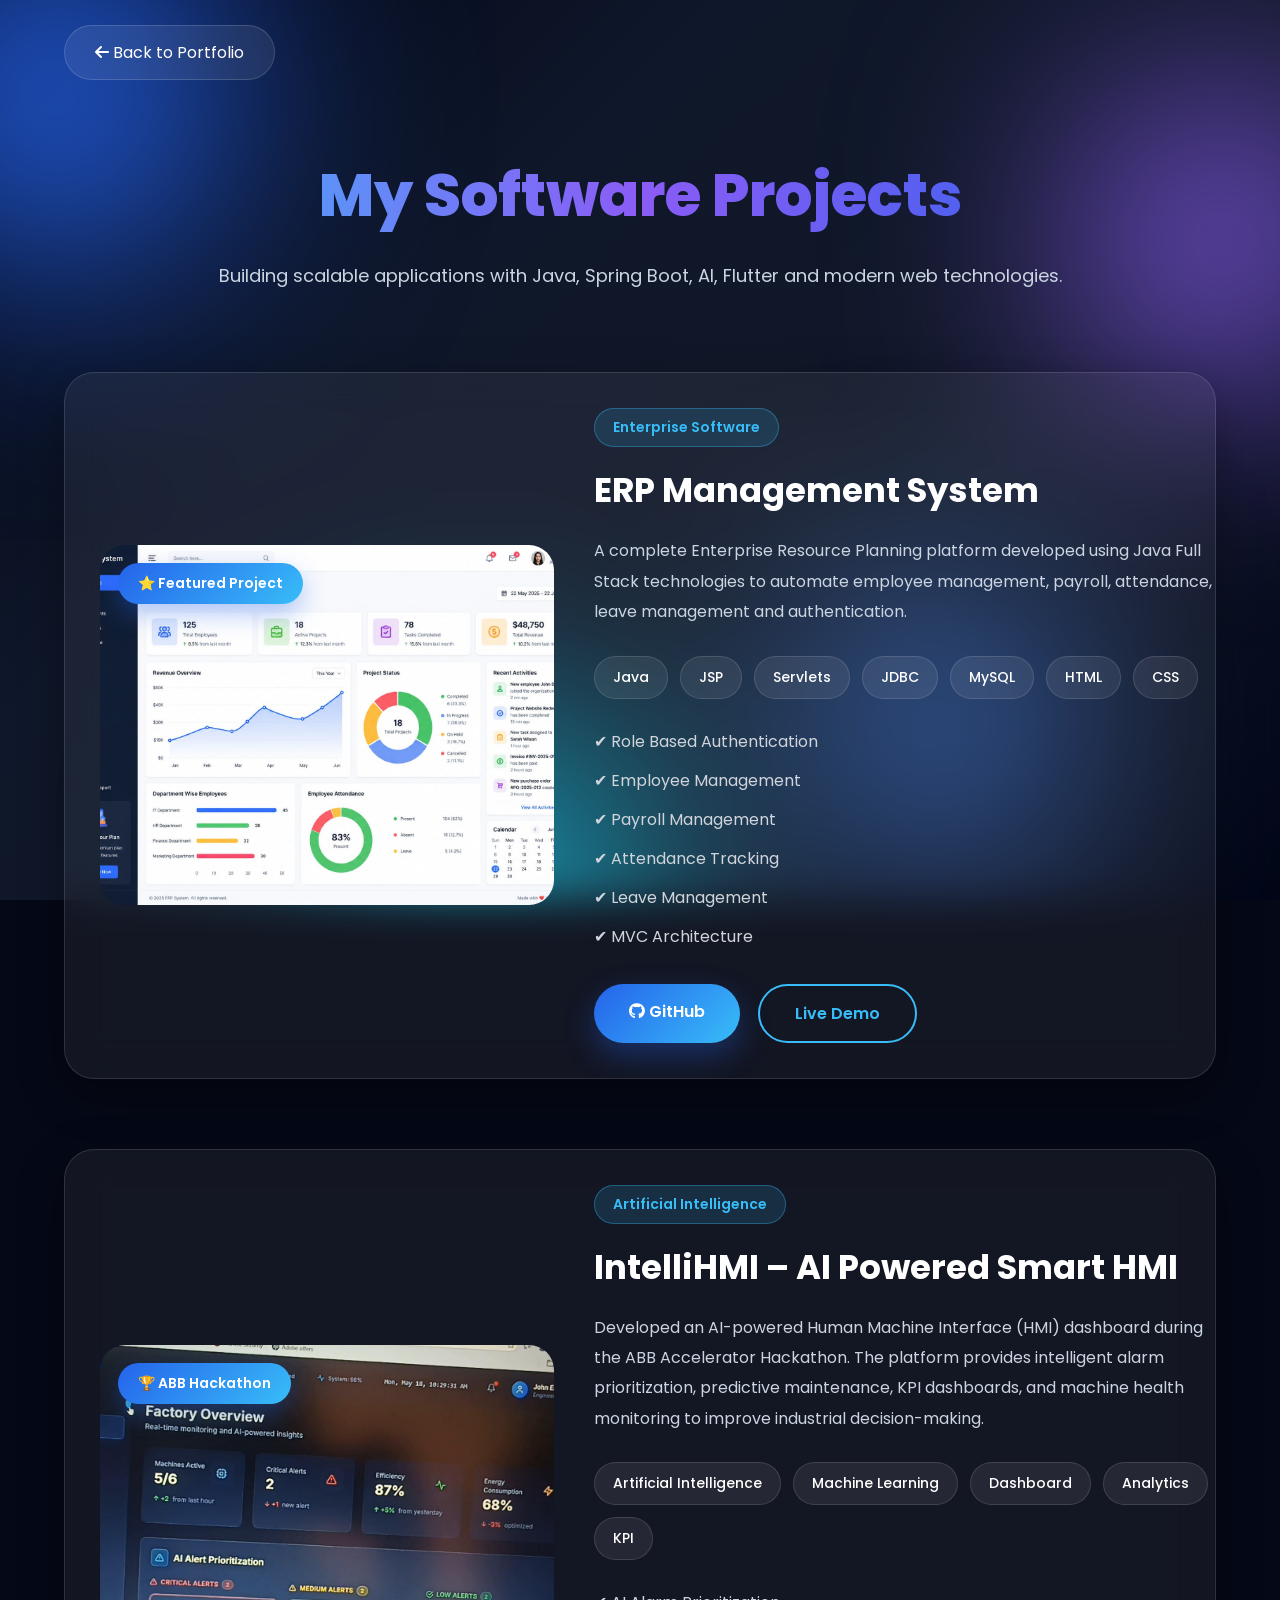
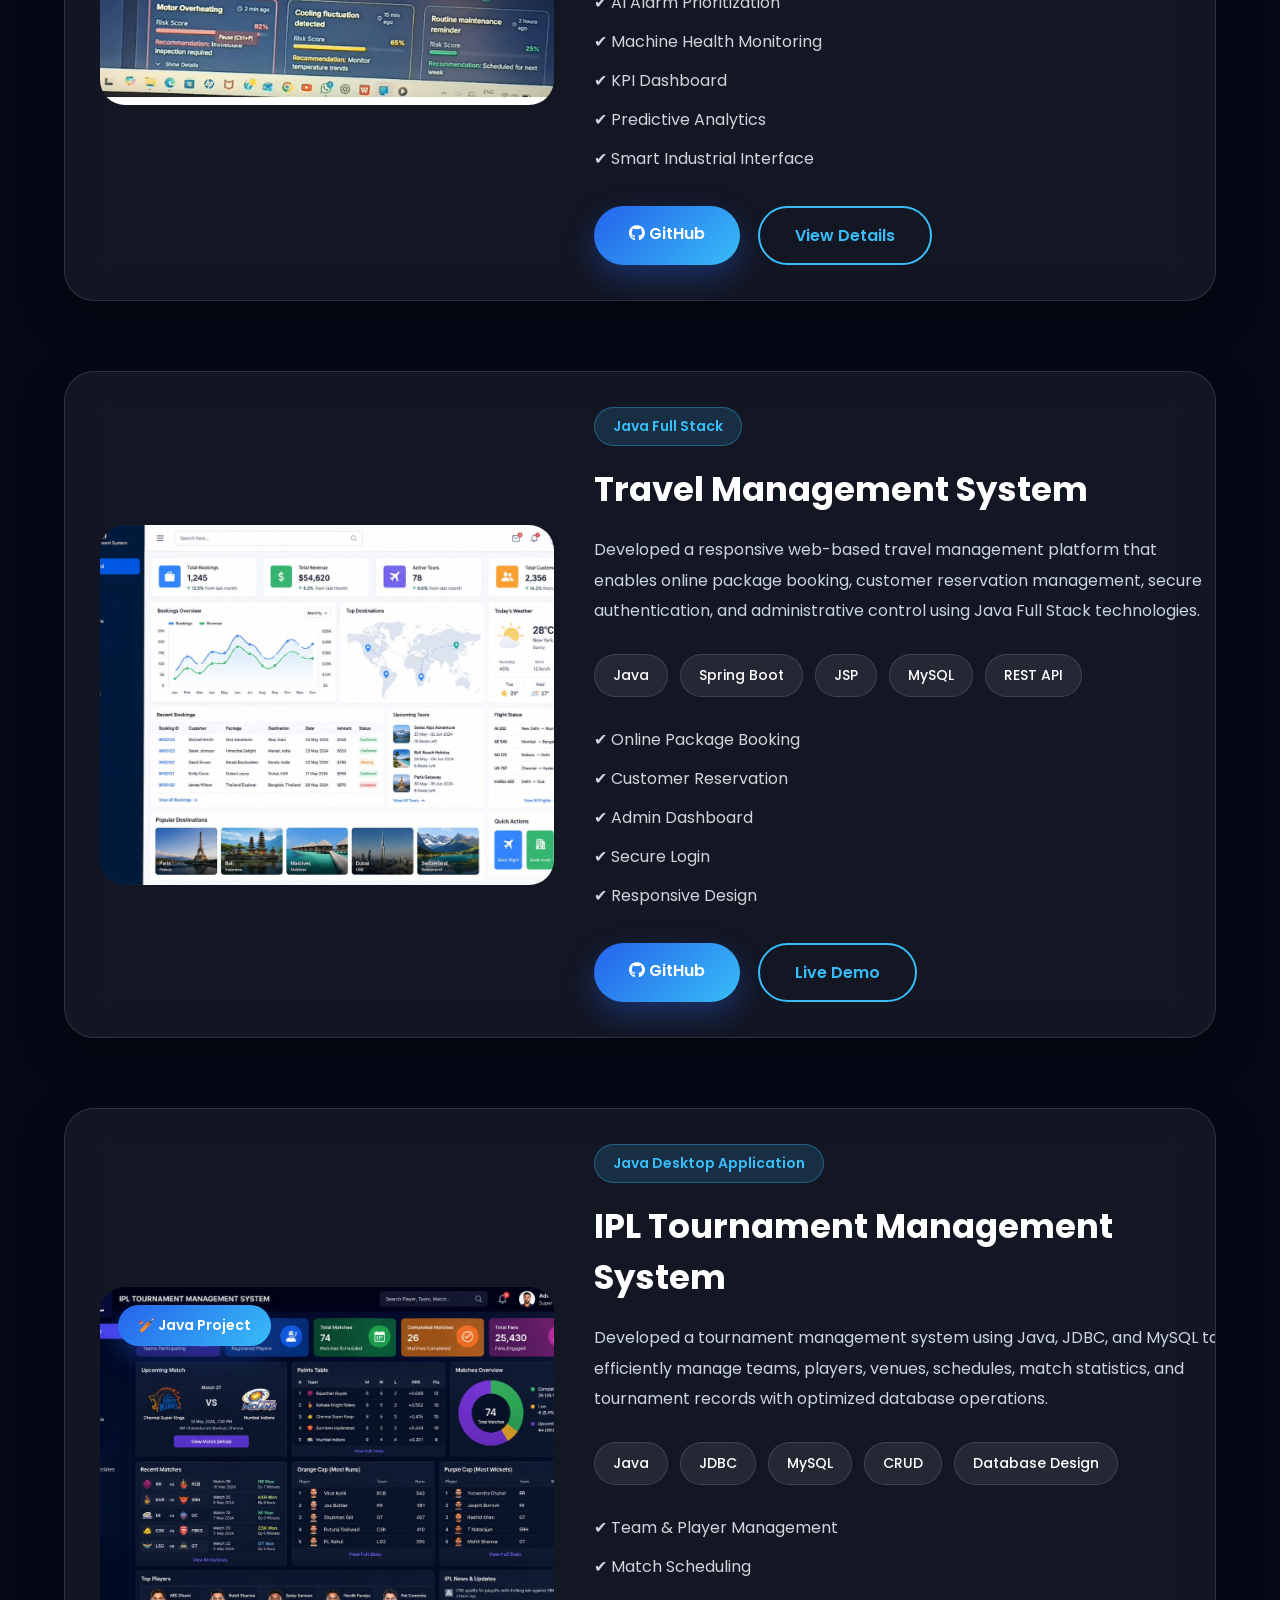
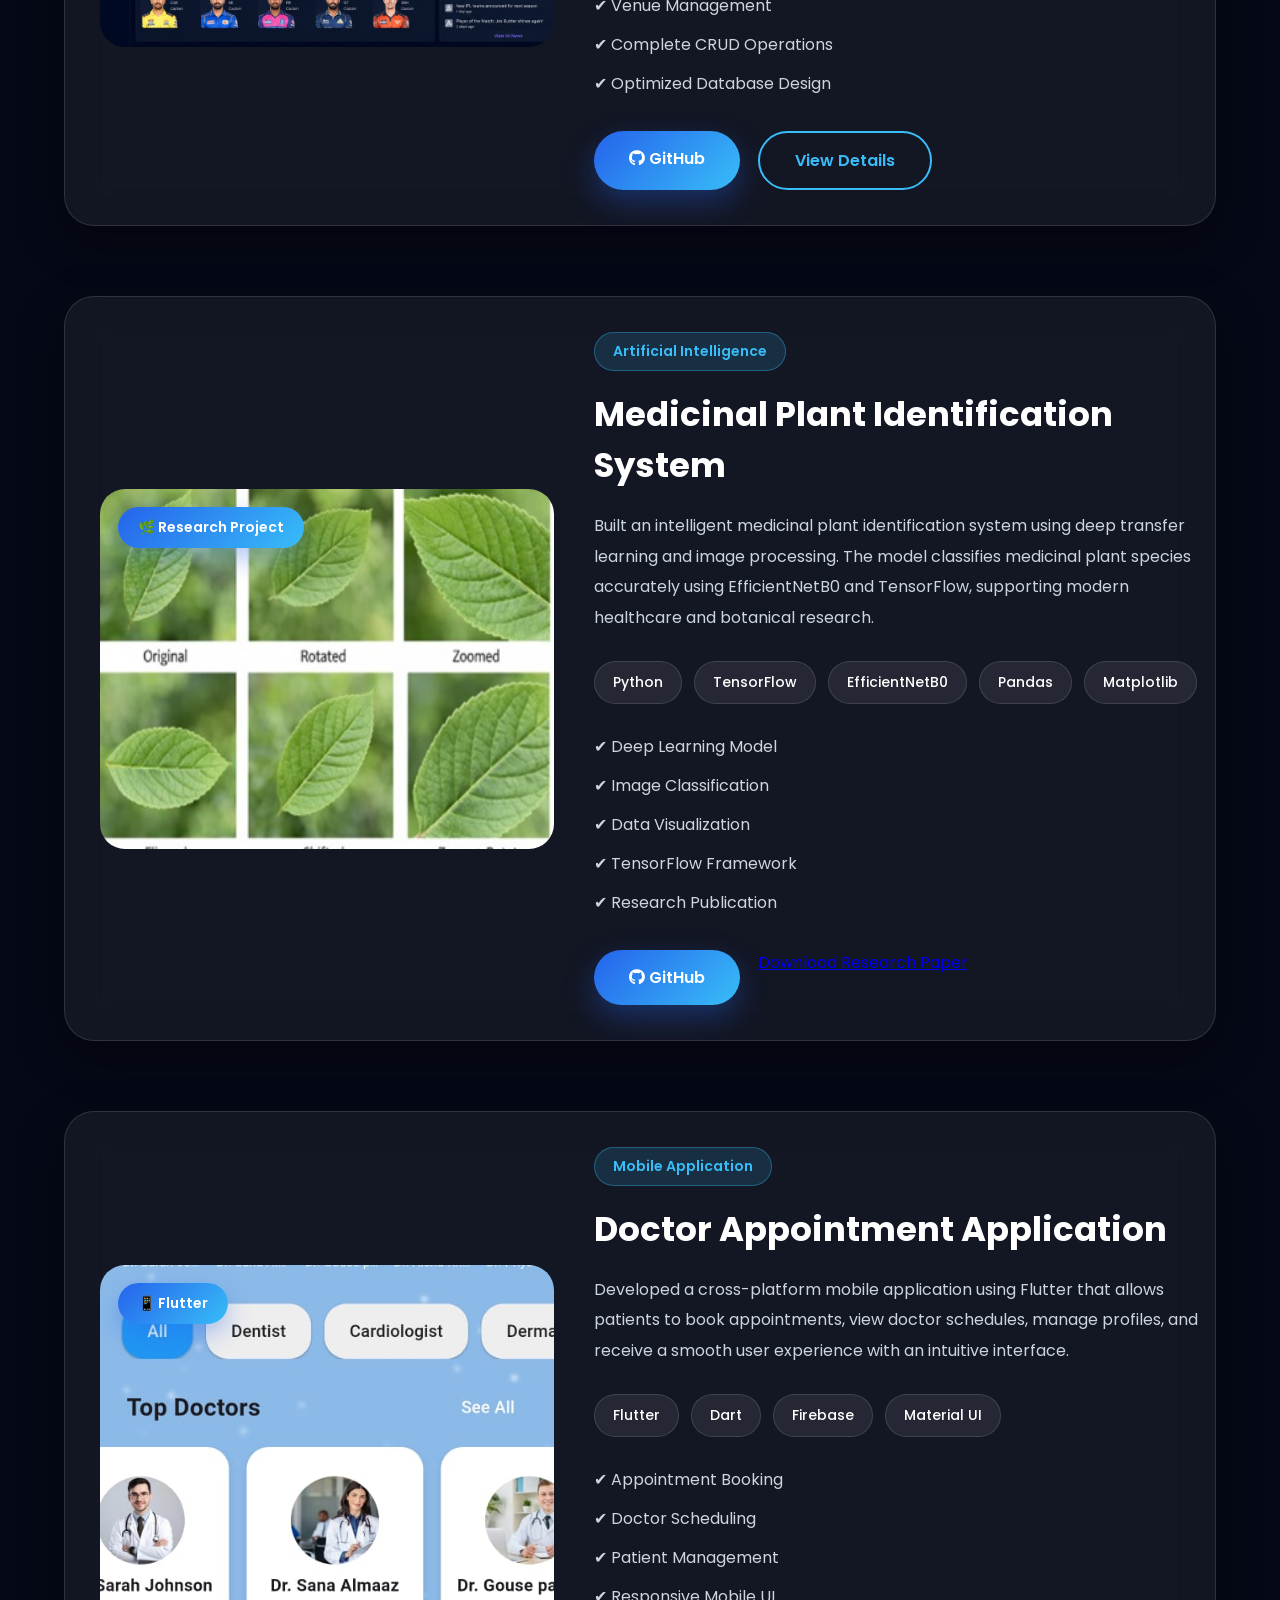
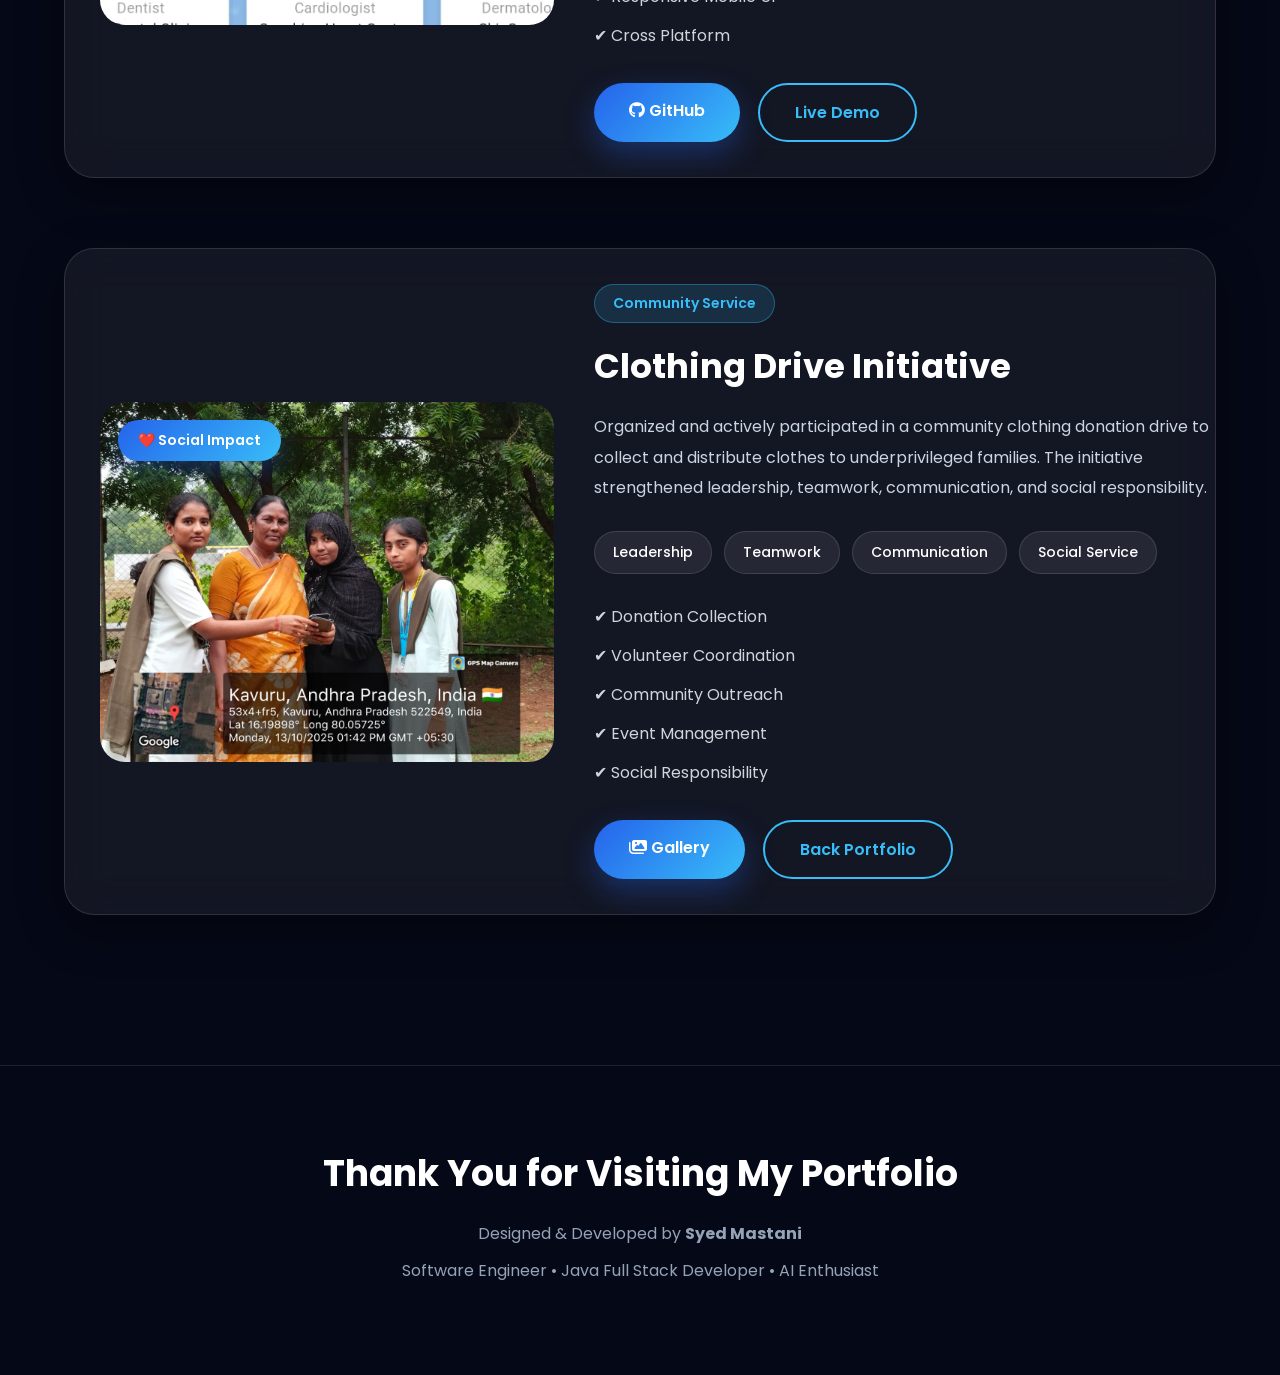
<file: src/main/resources/static/projects.html>
<!DOCTYPE html>
<html lang="en">

<head>

<meta charset="UTF-8">

<meta name="viewport"
content="width=device-width, initial-scale=1.0">

<title>

All Projects | Syed Mastani

</title>

<link rel="preconnect"
href="https://fonts.googleapis.com">

<link rel="preconnect"
href="https://fonts.gstatic.com"
crossorigin>

<link href="https://fonts.googleapis.com/css2?family=Poppins:wght@300;400;500;600;700;800&display=swap"
rel="stylesheet">

<link rel="stylesheet"
href="https://cdnjs.cloudflare.com/ajax/libs/font-awesome/6.7.2/css/all.min.css">

<link rel="stylesheet" href="assets/css/projects.css">

</head>

<body>

<div class="background">

<span></span>

<span></span>

<span></span>

<span></span>

</div>

<header>

<nav>

<a href="index.html"
class="back-btn">

<i class="fa-solid fa-arrow-left"></i>

Back to Portfolio

</a>

</nav>

</header>

<section class="projects-page">

<div class="page-title">

<h1>

My Software Projects

</h1>

<p>

Building scalable applications with Java, Spring Boot, AI, Flutter and modern web technologies.

</p>

</div>
<!--==================================================
                ERP PROJECT
===================================================-->

<div class="project-card featured">

    <div class="project-image">

        <img src="assets/images/projects/erp.png"
             alt="ERP Management System">

        <span class="featured-tag">

            ⭐ Featured Project

        </span>

    </div>

    <div class="project-content">

        <div class="project-category">

            Enterprise Software

        </div>

        <h2>

            ERP Management System

        </h2>

        <p>

            A complete Enterprise Resource Planning platform developed using
            Java Full Stack technologies to automate employee management,
            payroll, attendance, leave management and authentication.

        </p>

        <div class="technology">

            <span>Java</span>

            <span>JSP</span>

            <span>Servlets</span>

            <span>JDBC</span>

            <span>MySQL</span>

            <span>HTML</span>

            <span>CSS</span>

        </div>

        <ul>

            <li>✔ Role Based Authentication</li>

            <li>✔ Employee Management</li>

            <li>✔ Payroll Management</li>

            <li>✔ Attendance Tracking</li>

            <li>✔ Leave Management</li>

            <li>✔ MVC Architecture</li>

        </ul>

        <div class="project-buttons">

            <a href="https://github.com/mastanisyed/ERP_Management_System.git"
               target="_blank"
               class="github-btn">

                <i class="fab fa-github"></i>

                GitHub

            </a>

            <a href="#"
               class="demo-btn">

                Live Demo

            </a>

        </div>

    </div>

</div>
<!--==================================================
                INTELLIHMI PROJECT
===================================================-->

<div class="project-card">

    <div class="project-image">

        <img src="assets/images/projects/intellihmi.png"
             alt="IntelliHMI">

        <span class="featured-tag">

            🏆 ABB Hackathon

        </span>

    </div>

    <div class="project-content">

        <div class="project-category">

            Artificial Intelligence

        </div>

        <h2>

            IntelliHMI – AI Powered Smart HMI

        </h2>

        <p>

            Developed an AI-powered Human Machine Interface (HMI) dashboard
            during the ABB Accelerator Hackathon. The platform provides
            intelligent alarm prioritization, predictive maintenance,
            KPI dashboards, and machine health monitoring to improve
            industrial decision-making.

        </p>

        <div class="technology">

            <span>Artificial Intelligence</span>

            <span>Machine Learning</span>

            <span>Dashboard</span>

            <span>Analytics</span>

            <span>KPI</span>

        </div>

        <ul>

            <li>✔ AI Alarm Prioritization</li>

            <li>✔ Machine Health Monitoring</li>

            <li>✔ KPI Dashboard</li>

            <li>✔ Predictive Analytics</li>

            <li>✔ Smart Industrial Interface</li>

        </ul>

        <div class="project-buttons">

            <a href="#"
               class="github-btn">

                <i class="fab fa-github"></i>

                GitHub

            </a>

            <a href="#"
               class="demo-btn">

                View Details

            </a>

        </div>

    </div>

</div>

<!--==================================================
            TRAVEL MANAGEMENT SYSTEM
===================================================-->

<div class="project-card">

    <div class="project-image">

        <img src="assets/images/projects/travel.png"
             alt="Travel Management System">

    </div>

    <div class="project-content">

        <div class="project-category">

            Java Full Stack

        </div>

        <h2>

            Travel Management System

        </h2>

        <p>

            Developed a responsive web-based travel management platform
            that enables online package booking, customer reservation
            management, secure authentication, and administrative control
            using Java Full Stack technologies.

        </p>

        <div class="technology">

            <span>Java</span>

            <span>Spring Boot</span>

            <span>JSP</span>

            <span>MySQL</span>

            <span>REST API</span>

        </div>

        <ul>

            <li>✔ Online Package Booking</li>

            <li>✔ Customer Reservation</li>

            <li>✔ Admin Dashboard</li>

            <li>✔ Secure Login</li>

            <li>✔ Responsive Design</li>

        </ul>

        <div class="project-buttons">

            <a href="https://github.com/mastanisyed/Travel_Management_System.git"
               class="github-btn">

                <i class="fab fa-github"></i>

                GitHub

            </a>

            <a href="#"
               class="demo-btn">

                Live Demo

            </a>

        </div>

    </div>

</div>
<!--==================================================
            IPL TOURNAMENT MANAGEMENT SYSTEM
===================================================-->

<div class="project-card">

    <div class="project-image">

        <img src="assets/images/projects/ipl.png"
             alt="IPL Tournament Management System">

        <span class="featured-tag">

            🏏 Java Project

        </span>

    </div>

    <div class="project-content">

        <div class="project-category">

            Java Desktop Application

        </div>

        <h2>

            IPL Tournament Management System

        </h2>

        <p>

            Developed a tournament management system using Java, JDBC, and
            MySQL to efficiently manage teams, players, venues, schedules,
            match statistics, and tournament records with optimized database
            operations.

        </p>

        <div class="technology">

            <span>Java</span>

            <span>JDBC</span>

            <span>MySQL</span>

            <span>CRUD</span>

            <span>Database Design</span>

        </div>

        <ul>

            <li>✔ Team & Player Management</li>

            <li>✔ Match Scheduling</li>

            <li>✔ Venue Management</li>

            <li>✔ Complete CRUD Operations</li>

            <li>✔ Optimized Database Design</li>

        </ul>

        <div class="project-buttons">

            <a href="https://github.com/mastanisyed/IPL_Tournament_System.git"
               class="github-btn">

                <i class="fab fa-github"></i>

                GitHub

            </a>

            <a href="#"
               class="demo-btn">

                View Details

            </a>

        </div>

    </div>

</div>

<!--==================================================
        MEDICINAL PLANT IDENTIFICATION SYSTEM
===================================================-->

<div class="project-card">

    <div class="project-image">

        <img src="assets/images/projects/medicinal.png"
             alt="Medicinal Plant Identification">

        <span class="featured-tag">

            🌿 Research Project

        </span>

    </div>

    <div class="project-content">

        <div class="project-category">

            Artificial Intelligence

        </div>

        <h2>

            Medicinal Plant Identification System

        </h2>

        <p>

            Built an intelligent medicinal plant identification system using
            deep transfer learning and image processing. The model classifies
            medicinal plant species accurately using EfficientNetB0 and
            TensorFlow, supporting modern healthcare and botanical research.

        </p>

        <div class="technology">

            <span>Python</span>

            <span>TensorFlow</span>

            <span>EfficientNetB0</span>

            <span>Pandas</span>

            <span>Matplotlib</span>

        </div>

        <ul>

            <li>✔ Deep Learning Model</li>

            <li>✔ Image Classification</li>

            <li>✔ Data Visualization</li>

            <li>✔ TensorFlow Framework</li>

            <li>✔ Research Publication</li>

        </ul>

        <div class="project-buttons">

            <a href="#"
               class="github-btn">

                <i class="fab fa-github"></i>

                GitHub

            </a>

            <a href="assets/pdf/Medicinal_Plant_Research_Paper.pdf"
   download
   class="project-btn">

    Download Research Paper

</a>
        </div>

    </div>

</div>

<!--==================================================
        DOCTOR APPOINTMENT APPLICATION
===================================================-->

<div class="project-card">

    <div class="project-image">

        <img src="assets/images/projects/doctor.png"
             alt="Doctor Appointment Application">

        <span class="featured-tag">

            📱 Flutter

        </span>

    </div>

    <div class="project-content">

        <div class="project-category">

            Mobile Application

        </div>

        <h2>

            Doctor Appointment Application

        </h2>

        <p>

            Developed a cross-platform mobile application using Flutter
            that allows patients to book appointments, view doctor
            schedules, manage profiles, and receive a smooth user
            experience with an intuitive interface.

        </p>

        <div class="technology">

            <span>Flutter</span>

            <span>Dart</span>

            <span>Firebase</span>

            <span>Material UI</span>

        </div>

        <ul>

            <li>✔ Appointment Booking</li>

            <li>✔ Doctor Scheduling</li>

            <li>✔ Patient Management</li>

            <li>✔ Responsive Mobile UI</li>

            <li>✔ Cross Platform</li>

        </ul>

        <div class="project-buttons">

            <a href="#"
               class="github-btn">

                <i class="fab fa-github"></i>

                GitHub

            </a>

            <a href="#"
               class="demo-btn">

                Live Demo

            </a>

        </div>

    </div>

</div>

<!--==================================================
        COMMUNITY SERVICE PROJECT
===================================================-->

<div class="project-card">

    <div class="project-image">

        <img src="assets/images/projects/community.png"
             alt="Community Service">

        <span class="featured-tag">

            ❤️ Social Impact

        </span>

    </div>

    <div class="project-content">

        <div class="project-category">

            Community Service

        </div>

        <h2>

            Clothing Drive Initiative

        </h2>

        <p>

            Organized and actively participated in a community clothing
            donation drive to collect and distribute clothes to
            underprivileged families. The initiative strengthened
            leadership, teamwork, communication, and social responsibility.

        </p>

        <div class="technology">

            <span>Leadership</span>

            <span>Teamwork</span>

            <span>Communication</span>

            <span>Social Service</span>

        </div>

        <ul>

            <li>✔ Donation Collection</li>

            <li>✔ Volunteer Coordination</li>

            <li>✔ Community Outreach</li>

            <li>✔ Event Management</li>

            <li>✔ Social Responsibility</li>

        </ul>

        <div class="project-buttons">

            <a href="#"
               class="github-btn">

                <i class="fas fa-images"></i>

                Gallery

            </a>

            <a href="index.html"
               class="demo-btn">

                Back Portfolio

            </a>

        </div>

    </div>

</div>

</section>

<!--================ FOOTER ================-->

<footer class="projects-footer">

    <h2>

        Thank You for Visiting My Portfolio

    </h2>

    <p>

        Designed & Developed by <strong>Syed Mastani</strong>

    </p>

    <p>

        Software Engineer • Java Full Stack Developer • AI Enthusiast

    </p>

</footer>

</body>

</html>
</file>
<file: src/main/resources/static/assets/css/projects.css>
/*==================================================
                GOOGLE FONT & RESET
==================================================*/

@import url('https://fonts.googleapis.com/css2?family=Poppins:wght@300;400;500;600;700;800&display=swap');

*{
    margin:0;
    padding:0;
    box-sizing:border-box;
    font-family:'Poppins',sans-serif;
    scroll-behavior:smooth;
}

body{

    background:#050816;

    color:#ffffff;

    overflow-x:hidden;

}

/*==================================================
                ANIMATED BACKGROUND
==================================================*/

.background{

    position:fixed;

    inset:0;

    overflow:hidden;

    z-index:-2;

    background:
    linear-gradient(
    135deg,
    #020617,
    #0f172a,
    #111827,
    #020617);

}

.background span{

    position:absolute;

    display:block;

    border-radius:50%;

    filter:blur(120px);

    animation:float 18s linear infinite;

}

.background span:nth-child(1){

    width:350px;
    height:350px;

    left:-120px;
    top:-80px;

    background:#2563eb;

}

.background span:nth-child(2){

    width:280px;
    height:280px;

    right:-80px;
    top:100px;

    background:#8b5cf6;

}

.background span:nth-child(3){

    width:320px;
    height:320px;

    left:25%;
    bottom:-150px;

    background:#06b6d4;

}

.background span:nth-child(4){

    width:220px;
    height:220px;

    right:18%;
    bottom:60px;

    background:#3b82f6;

}

@keyframes float{

0%{

transform:translateY(0px);

}

50%{

transform:translateY(-40px);

}

100%{

transform:translateY(0px);

}

}

/*==================================================
                    HEADER
==================================================*/

header{

    position:fixed;

    top:25px;

    width:100%;

    z-index:1000;

}

nav{

    width:90%;

    max-width:1350px;

    margin:auto;

    display:flex;

    justify-content:flex-start;

}

.back-btn{

    text-decoration:none;

    color:#ffffff;

    padding:14px 30px;

    border-radius:50px;

    background:rgba(255,255,255,.08);

    backdrop-filter:blur(20px);

    border:1px solid rgba(255,255,255,.15);

    transition:.4s;

}

.back-btn:hover{

    background:#2563eb;

    transform:translateY(-5px);

}

/*==================================================
                PAGE TITLE
==================================================*/

.projects-page{

    width:90%;

    max-width:1450px;

    margin:150px auto;

}

.page-title{

    text-align:center;

    margin-bottom:80px;

}

.page-title h1{

    font-size:60px;

    font-weight:800;

    background:linear-gradient(
    90deg,
    #38bdf8,
    #8b5cf6,
    #2563eb);

    -webkit-background-clip:text;

    -webkit-text-fill-color:transparent;

}

.page-title p{

    margin-top:20px;

    color:#cbd5e1;

    font-size:18px;

    line-height:1.8;

}

/*==================================================
                PROJECT CONTAINER
==================================================*/

.project-card{

    display:grid;

    grid-template-columns:42% 58%;

    gap:40px;

    align-items:center;

    margin-bottom:70px;

    padding:35px;

    background:rgba(255,255,255,.06);

    border:1px solid rgba(255,255,255,.12);

    border-radius:30px;

    backdrop-filter:blur(20px);

    -webkit-backdrop-filter:blur(20px);

    position:relative;

    overflow:hidden;

    transition:.5s;

    box-shadow:
    0 15px 45px rgba(0,0,0,.35);

}

.project-card:hover{

    transform:translateY(-12px);

    border-color:#38bdf8;

    box-shadow:
    0 25px 60px rgba(37,99,235,.35);

}

/*==================================================
                SHINE EFFECT
==================================================*/

.project-card::before{

    content:"";

    position:absolute;

    top:0;

    left:-130%;

    width:45%;

    height:100%;

    background:

    linear-gradient(

    90deg,

    transparent,

    rgba(255,255,255,.18),

    transparent

    );

    transform:skewX(-25deg);

    transition:1.2s;

}

.project-card:hover::before{

    left:140%;

}

/*==================================================
                PROJECT IMAGE
==================================================*/

.project-image{

    position:relative;

    overflow:hidden;

    border-radius:25px;

    height:360px;

    background:#0f172a;

}

.project-image img{

    width:100%;

    height:100%;

    object-fit:cover;

    transition:.6s;

}

.project-card:hover .project-image img{

    transform:scale(1.08);

}

/*==================================================
                FEATURED TAG
==================================================*/

.featured-tag{

    position:absolute;

    top:18px;

    left:18px;

    background:

    linear-gradient(

    135deg,

    #2563eb,

    #38bdf8

    );

    color:white;

    padding:10px 20px;

    border-radius:30px;

    font-size:14px;

    font-weight:600;

    box-shadow:

    0 10px 25px rgba(37,99,235,.35);

}

/*==================================================
                PROJECT CONTENT
==================================================*/

.project-content h2{

    font-size:34px;

    margin-bottom:20px;

    color:white;

}

.project-category{

    display:inline-block;

    padding:8px 18px;

    border-radius:30px;

    background:rgba(56,189,248,.15);

    border:1px solid rgba(56,189,248,.35);

    color:#38bdf8;

    font-size:14px;

    font-weight:600;

    margin-bottom:18px;

}

.project-content p{

    color:#CBD5E1;

    font-size:16px;

    line-height:1.9;

    margin-bottom:28px;

}
/*==================================================
                TECHNOLOGY TAGS
==================================================*/

.technology{

    display:flex;

    flex-wrap:wrap;

    gap:12px;

    margin-bottom:30px;

}

.technology span{

    padding:10px 18px;

    border-radius:30px;

    background:rgba(255,255,255,.08);

    border:1px solid rgba(255,255,255,.12);

    color:#ffffff;

    font-size:14px;

    font-weight:500;

    transition:.35s;

}

.technology span:hover{

    background:linear-gradient(
        135deg,
        #2563eb,
        #38bdf8
    );

    color:white;

    transform:translateY(-4px);

}

/*==================================================
                PROJECT FEATURES
==================================================*/

.project-content ul{

    list-style:none;

    margin-bottom:35px;

}

.project-content ul li{

    color:#d1d5db;

    font-size:16px;

    margin:14px 0;

    transition:.35s;

}

.project-content ul li:hover{

    color:#38bdf8;

    transform:translateX(10px);

}

/*==================================================
                BUTTONS
==================================================*/

.project-buttons{

    display:flex;

    gap:18px;

    flex-wrap:wrap;

}

.github-btn{

    text-decoration:none;

    padding:15px 35px;

    border-radius:50px;

    background:linear-gradient(
        135deg,
        #2563eb,
        #38bdf8
    );

    color:white;

    font-weight:600;

    transition:.4s;

    box-shadow:0 12px 30px rgba(37,99,235,.35);

}

.github-btn:hover{

    transform:translateY(-5px);

    box-shadow:0 18px 40px rgba(37,99,235,.45);

}

.demo-btn{

    text-decoration:none;

    padding:15px 35px;

    border-radius:50px;

    border:2px solid #38bdf8;

    color:#38bdf8;

    font-weight:600;

    transition:.4s;

}

.demo-btn:hover{

    background:#38bdf8;

    color:#08111f;

    transform:translateY(-5px);

}

/*==================================================
                FOOTER
==================================================*/

.projects-footer{

    text-align:center;

    padding:80px 20px;

    margin-top:100px;

    border-top:1px solid rgba(255,255,255,.1);

}

.projects-footer h2{

    font-size:36px;

    margin-bottom:20px;

    color:#ffffff;

}

.projects-footer p{

    color:#94a3b8;

    margin:12px 0;

    font-size:16px;

}

/*==================================================
                RESPONSIVE
==================================================*/

@media(max-width:1100px){

.project-card{

    grid-template-columns:1fr;

}

.project-image{

    height:320px;

}

}

@media(max-width:768px){

.page-title h1{

    font-size:42px;

}

.project-content h2{

    font-size:28px;

}

.project-card{

    padding:25px;

}

.project-buttons{

    flex-direction:column;

}

.github-btn,
.demo-btn{

    width:100%;

    text-align:center;

}

}

@media(max-width:500px){

.project-image{

    height:220px;

}

.page-title h1{

    font-size:34px;

}

.project-content h2{

    font-size:24px;

}

.project-content p{

    font-size:15px;

}

.technology span{

    font-size:13px;

    padding:8px 14px;

}

}

/*==================================================
            END OF PROJECTS CSS
==================================================*/
</file>
